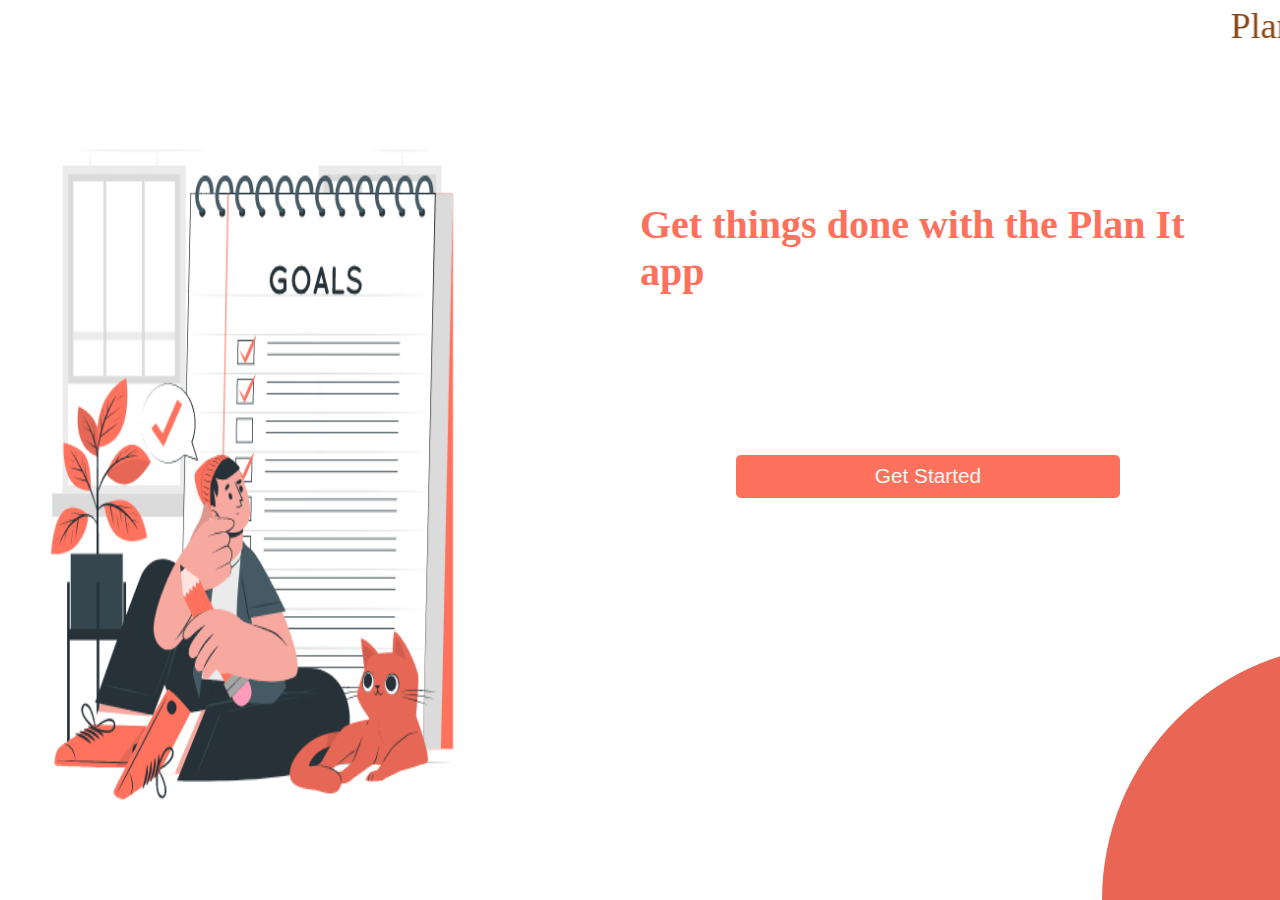
<file: index.html>
<!DOCTYPE html>
<html lang="en">
<head>
    <meta charset="UTF-8">
    <meta name="viewport" content="width=device-width, initial-scale=1.0">
    <title>Document</title>
    <link rel="stylesheet" href="index.css">
    <!-- <link href="https://cdn.jsdelivr.net/npm/bootstrap@5.3.3/dist/css/bootstrap.min.css" rel="stylesheet" integrity="sha384-QWTKZyjpPEjISv5WaRU9OFeRpok6YctnYmDr5pNlyT2bRjXh0JMhjY6hW+ALEwIH" crossorigin="anonymous"> -->

    
</head>
<body>
    
    <header>
        <span>
            <marquee behavior="" direction="">Plan It</marquee>
        </span>
        <section id="sectionForImage">
            <img src="/img/gif3(index).gif" class="" ></img>
        </section>

        <section id="sectionForText" class="d-md-inline">
            <h1 id="getThingsDone">Get things done with the Plan It app</h1>

            <button><a href="todo2.html">Get Started</a></button>
        </section>  

        <section id="sectionForBalloons">
            <p id="pForBalloons1"></p>
            <p id="pForBalloons2"></p>
        </section>
    </header>
</body>
</html>
</file>
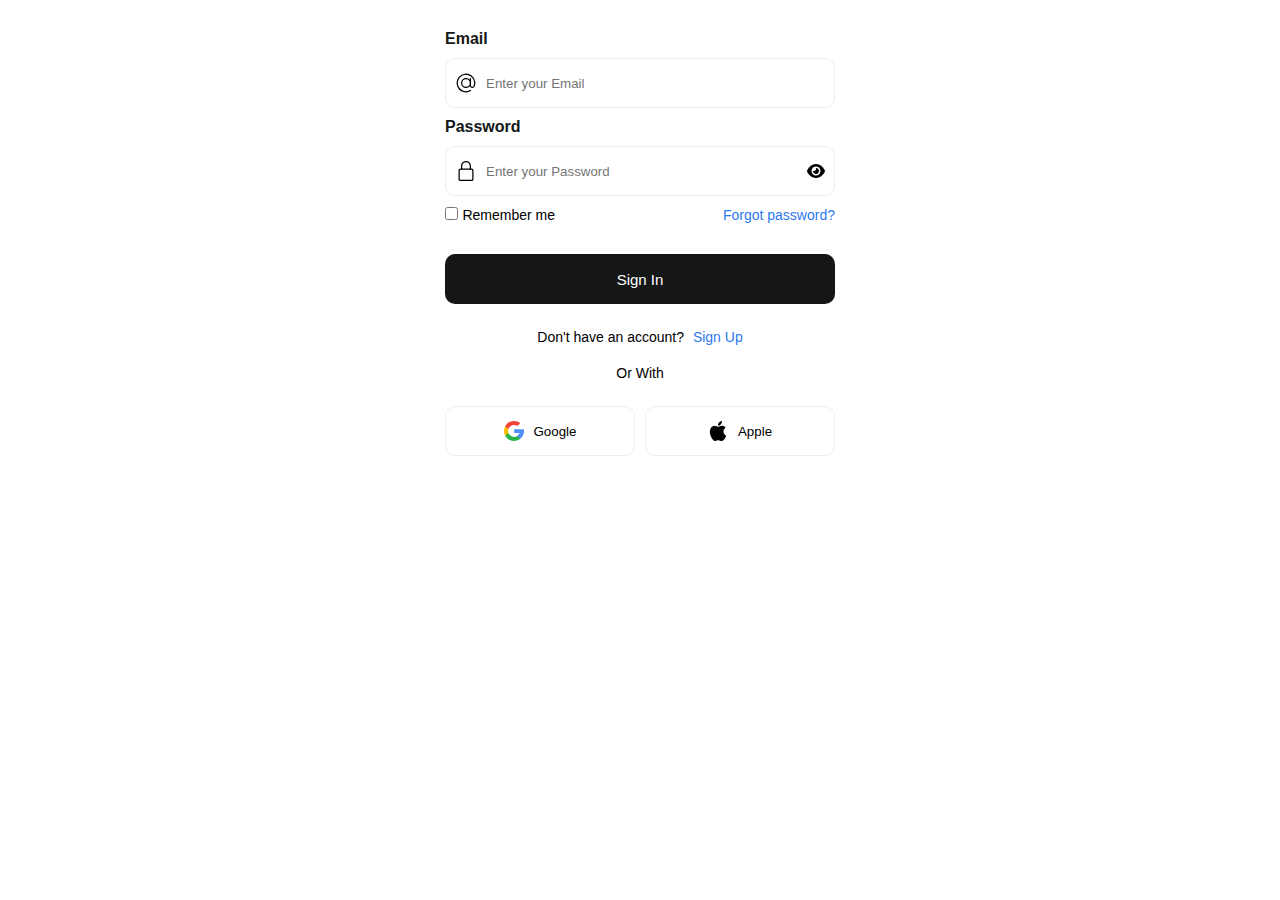
<file: welcome.html>
<!DOCTYPE html>
<html lang="en">
<head>
    <meta charset="UTF-8">
    <meta name="viewport" content="width=device-width, initial-scale=1.0">
    <title>Document</title>
    <link rel="stylesheet" href="welcome.css">
</head>
<body>
    
    <!-- /* From Uiverse.io by micaelgomestavares */  -->
    <form class="form">
        <div class="flex-column">
          <label>Email </label></div>
          <div class="inputForm">
            <svg height="20" viewBox="0 0 32 32" width="20" xmlns="http://www.w3.org/2000/svg"><g id="Layer_3" data-name="Layer 3"><path d="m30.853 13.87a15 15 0 0 0 -29.729 4.082 15.1 15.1 0 0 0 12.876 12.918 15.6 15.6 0 0 0 2.016.13 14.85 14.85 0 0 0 7.715-2.145 1 1 0 1 0 -1.031-1.711 13.007 13.007 0 1 1 5.458-6.529 2.149 2.149 0 0 1 -4.158-.759v-10.856a1 1 0 0 0 -2 0v1.726a8 8 0 1 0 .2 10.325 4.135 4.135 0 0 0 7.83.274 15.2 15.2 0 0 0 .823-7.455zm-14.853 8.13a6 6 0 1 1 6-6 6.006 6.006 0 0 1 -6 6z"></path></g></svg>
            <input type="text" class="input" req placeholder="Enter your Email">
          </div>
        
        <div class="flex-column">
          <label>Password </label></div>
          <div class="inputForm">
            <svg height="20" viewBox="-64 0 512 512" width="20" xmlns="http://www.w3.org/2000/svg"><path d="m336 512h-288c-26.453125 0-48-21.523438-48-48v-224c0-26.476562 21.546875-48 48-48h288c26.453125 0 48 21.523438 48 48v224c0 26.476562-21.546875 48-48 48zm-288-288c-8.8125 0-16 7.167969-16 16v224c0 8.832031 7.1875 16 16 16h288c8.8125 0 16-7.167969 16-16v-224c0-8.832031-7.1875-16-16-16zm0 0"></path><path d="m304 224c-8.832031 0-16-7.167969-16-16v-80c0-52.929688-43.070312-96-96-96s-96 43.070312-96 96v80c0 8.832031-7.167969 16-16 16s-16-7.167969-16-16v-80c0-70.59375 57.40625-128 128-128s128 57.40625 128 128v80c0 8.832031-7.167969 16-16 16zm0 0"></path></svg>        
            <input type="password" class="input" req placeholder="Enter your Password">
            <svg viewBox="0 0 576 512" height="1em" xmlns="http://www.w3.org/2000/svg"><path d="M288 32c-80.8 0-145.5 36.8-192.6 80.6C48.6 156 17.3 208 2.5 243.7c-3.3 7.9-3.3 16.7 0 24.6C17.3 304 48.6 356 95.4 399.4C142.5 443.2 207.2 480 288 480s145.5-36.8 192.6-80.6c46.8-43.5 78.1-95.4 93-131.1c3.3-7.9 3.3-16.7 0-24.6c-14.9-35.7-46.2-87.7-93-131.1C433.5 68.8 368.8 32 288 32zM144 256a144 144 0 1 1 288 0 144 144 0 1 1 -288 0zm144-64c0 35.3-28.7 64-64 64c-7.1 0-13.9-1.2-20.3-3.3c-5.5-1.8-11.9 1.6-11.7 7.4c.3 6.9 1.3 13.8 3.2 20.7c13.7 51.2 66.4 81.6 117.6 67.9s81.6-66.4 67.9-117.6c-11.1-41.5-47.8-69.4-88.6-71.1c-5.8-.2-9.2 6.1-7.4 11.7c2.1 6.4 3.3 13.2 3.3 20.3z"></path></svg>
          </div>
        
        <div class="flex-row">
          <div>
          <input type="checkbox">
          <label>Remember me </label>
          </div>
          <span class="span">Forgot password?</span>
        </div>
        <button class="button-submit">Sign In</button>
        <p class="p">Don't have an account? <span class="span">Sign Up</span>
    
        </p><p class="p line">Or With</p>
    
        <div class="flex-row">
          <button class="btn google">
            <svg version="1.1" width="20" id="Layer_1" xmlns="http://www.w3.org/2000/svg" xmlns:xlink="http://www.w3.org/1999/xlink" x="0px" y="0px" viewBox="0 0 512 512" style="enable-background:new 0 0 512 512;" xml:space="preserve">
    <path style="fill:#FBBB00;" d="M113.47,309.408L95.648,375.94l-65.139,1.378C11.042,341.211,0,299.9,0,256
        c0-42.451,10.324-82.483,28.624-117.732h0.014l57.992,10.632l25.404,57.644c-5.317,15.501-8.215,32.141-8.215,49.456
        C103.821,274.792,107.225,292.797,113.47,309.408z"></path>
    <path style="fill:#518EF8;" d="M507.527,208.176C510.467,223.662,512,239.655,512,256c0,18.328-1.927,36.206-5.598,53.451
        c-12.462,58.683-45.025,109.925-90.134,146.187l-0.014-0.014l-73.044-3.727l-10.338-64.535
        c29.932-17.554,53.324-45.025,65.646-77.911h-136.89V208.176h138.887L507.527,208.176L507.527,208.176z"></path>
    <path style="fill:#28B446;" d="M416.253,455.624l0.014,0.014C372.396,490.901,316.666,512,256,512
        c-97.491,0-182.252-54.491-225.491-134.681l82.961-67.91c21.619,57.698,77.278,98.771,142.53,98.771
        c28.047,0,54.323-7.582,76.87-20.818L416.253,455.624z"></path>
    <path style="fill:#F14336;" d="M419.404,58.936l-82.933,67.896c-23.335-14.586-50.919-23.012-80.471-23.012
        c-66.729,0-123.429,42.957-143.965,102.724l-83.397-68.276h-0.014C71.23,56.123,157.06,0,256,0
        C318.115,0,375.068,22.126,419.404,58.936z"></path>
    
    </svg>
       
            Google 
            
          </button><button class="btn apple">
    <svg version="1.1" height="20" width="20" id="Capa_1" xmlns="http://www.w3.org/2000/svg" xmlns:xlink="http://www.w3.org/1999/xlink" x="0px" y="0px" viewBox="0 0 22.773 22.773" style="enable-background:new 0 0 22.773 22.773;" xml:space="preserve"> <g> <g> <path d="M15.769,0c0.053,0,0.106,0,0.162,0c0.13,1.606-0.483,2.806-1.228,3.675c-0.731,0.863-1.732,1.7-3.351,1.573 c-0.108-1.583,0.506-2.694,1.25-3.561C13.292,0.879,14.557,0.16,15.769,0z"></path> <path d="M20.67,16.716c0,0.016,0,0.03,0,0.045c-0.455,1.378-1.104,2.559-1.896,3.655c-0.723,0.995-1.609,2.334-3.191,2.334 c-1.367,0-2.275-0.879-3.676-0.903c-1.482-0.024-2.297,0.735-3.652,0.926c-0.155,0-0.31,0-0.462,0 c-0.995-0.144-1.798-0.932-2.383-1.642c-1.725-2.098-3.058-4.808-3.306-8.276c0-0.34,0-0.679,0-1.019 c0.105-2.482,1.311-4.5,2.914-5.478c0.846-0.52,2.009-0.963,3.304-0.765c0.555,0.086,1.122,0.276,1.619,0.464 c0.471,0.181,1.06,0.502,1.618,0.485c0.378-0.011,0.754-0.208,1.135-0.347c1.116-0.403,2.21-0.865,3.652-0.648 c1.733,0.262,2.963,1.032,3.723,2.22c-1.466,0.933-2.625,2.339-2.427,4.74C17.818,14.688,19.086,15.964,20.67,16.716z"></path> </g></g></svg>
    
            Apple 
            
    </button></div></form>
</body>
</html>
</file>
<file: index.css>
*{
    padding: 0;
    margin: 0;
    box-sizing: border-box;
}

html{
    max-height: 100svh;
    /* outline: 2px solid red; */
    margin-top: -2vh;
    overflow-x: hidden;
    overflow-y: hidden;
}

marquee{
    margin-top: 2.5vh;
    font-size: clamp(1.6rem, 4vh, 2.6rem );
    color: saddlebrown;
}

#sectionForImage{
    height: 85svh;
    width:45%;
    margin: 0.5vw;
    margin-top: 6vh;
    /* outline: 2px solid red; */

}

#sectionForImage>img{
    /* outline: 2px solid red; */
    height: 80svh;
    width: 60%;
}

#sectionForText{
    width: 45%;
    margin-left: 50vw;
    margin-top: -75svh ;
    /* outline: 2px solid red; */
    display: block;
    display: flex;
    flex-direction: column;
    gap: 8rem;
    
}

#sectionForText>h1{
    /* margin: auto; */
    /* width: 100%; */
    margin-left: auto;
    margin-right: auto;
    font-size: 2.5rem;
    color: #fe715d;
}

#sectionForText>button{
    color: whitesmoke;
    height: 2.7rem;
    width: 30vw;
    margin-left: auto;
    margin-right: auto;
    /* margin-left: 6vw;
    margin-top: 9vh; */
    background-color: #fe715d;
    border: none;
    font-size: 1.3rem;
    border-radius: 0.3rem;

    a{
        color: whitesmoke;
        text-decoration: none;
    }
}

#sectionForBalloons{
    max-height: auto;
}

#pForBalloons1{
    /* outline: 2px solid blue; */
    background-color:#ea6654;
    width: 10vw;
    border-top-left-radius: 100%;
    padding: 8rem;
    height: 5vh;
    width:2.5vw;
    margin-left: 86.13vw;
    position: fixed;
    bottom: 0;

}

@media (min-width:300px ) and (max-width:1024px){
    #sectionForText{
        width: 88%;
        /* margin-left: 45vw; */
        /* margin-top: -75svh ; */
        /* outline: 2px solid red; */
        margin: auto;
        padding-top: 0rem;
        height: 30vh;
        gap: 5rem;
        
        h1{
            font-size: 2rem;
            margin-top: 3vh;
            margin-left: auto;
            margin-right: auto;

        }
        
        button{
            margin-left: 17%;
            /* padding: 2vw; */
            width: 60vw;
        }
    }

    #sectionForImage{
        /* height: 90svh; */
        width: 90%;
        margin:auto;
        margin-top: 0vh;
        /* outline: 2px solid red; */
        height: 50svh;
        margin-bottom: 3vh;
        
        img{
            height: 50svh;
            margin-left:9vw;

        }
    }
}

@media (min-width:750px){
    #sectionForImage{
        /* outline: 2px solid red; */
        width: 64%;
    }
    }
@media (min-height:750px){
    #sectionForText{
        gap: 10rem;
    }
}
@media (max-height:500px){
    #sectionForText{
        gap: 2rem;

        h1{
            font-size: 1.3rem;

        }

        button{
            margin-left: 21%;
            /* padding: 2vw; */
            width: 50vw;

            a{
                font-size: 1rem;
            }
            

        }

    }
    #sectionForImage{
        width: 50%;
    }
}
</file>
<file: welcome.css>
*{
    padding: 0;
    margin: 0;
    box-sizing: border-box;
}

.form {
    display: flex;
    margin: auto;
    flex-direction: column;
    gap: 10px;
    background-color: #ffffff;
    padding: 30px;
    width: 450px;
    border-radius: 20px;
    font-family: -apple-system, BlinkMacSystemFont, 'Segoe UI', Roboto, Oxygen, Ubuntu, Cantarell, 'Open Sans', 'Helvetica Neue', sans-serif;
  }
  
  ::placeholder {
    font-family: -apple-system, BlinkMacSystemFont, 'Segoe UI', Roboto, Oxygen, Ubuntu, Cantarell, 'Open Sans', 'Helvetica Neue', sans-serif;
  }
  
  .form button {
    align-self: flex-end;
  }
  
  .flex-column > label {
    color: #151717;
    font-weight: 600;
  }
  
  .inputForm {
    border: 1.5px solid #ecedec;
    border-radius: 10px;
    height: 50px;
    display: flex;
    align-items: center;
    padding-left: 10px;
    transition: 0.2s ease-in-out;
  }
  
  .input {
    margin-left: 10px;
    border-radius: 10px;
    border: none;
    width: 85%;
    height: 100%;
  }
  
  .input:focus {
    outline: none;
  }
  
  .inputForm:focus-within {
    border: 1.5px solid #2d79f3;
  }
  
  .flex-row {
    display: flex;
    flex-direction: row;
    align-items: center;
    gap: 10px;
    justify-content: space-between;
  }
  
  .flex-row > div > label {
    font-size: 14px;
    color: black;
    font-weight: 400;
  }
  
  .span {
    font-size: 14px;
    margin-left: 5px;
    color: #2d79f3;
    font-weight: 500;
    cursor: pointer;
  }
  
  .button-submit {
    margin: 20px 0 10px 0;
    background-color: #151717;
    border: none;
    color: white;
    font-size: 15px;
    font-weight: 500;
    border-radius: 10px;
    height: 50px;
    width: 100%;
    cursor: pointer;
  }
  
  .button-submit:hover {
    background-color: #252727;
  }
  
  .p {
    text-align: center;
    color: black;
    font-size: 14px;
    margin: 5px 0;
  }
  
  .btn {
    margin-top: 10px;
    width: 100%;
    height: 50px;
    border-radius: 10px;
    display: flex;
    justify-content: center;
    align-items: center;
    font-weight: 500;
    gap: 10px;
    border: 1px solid #ededef;
    background-color: white;
    cursor: pointer;
    transition: 0.2s ease-in-out;
  }
  
  .btn:hover {
    border: 1px solid #2d79f3;
    ;
  }
</file>
